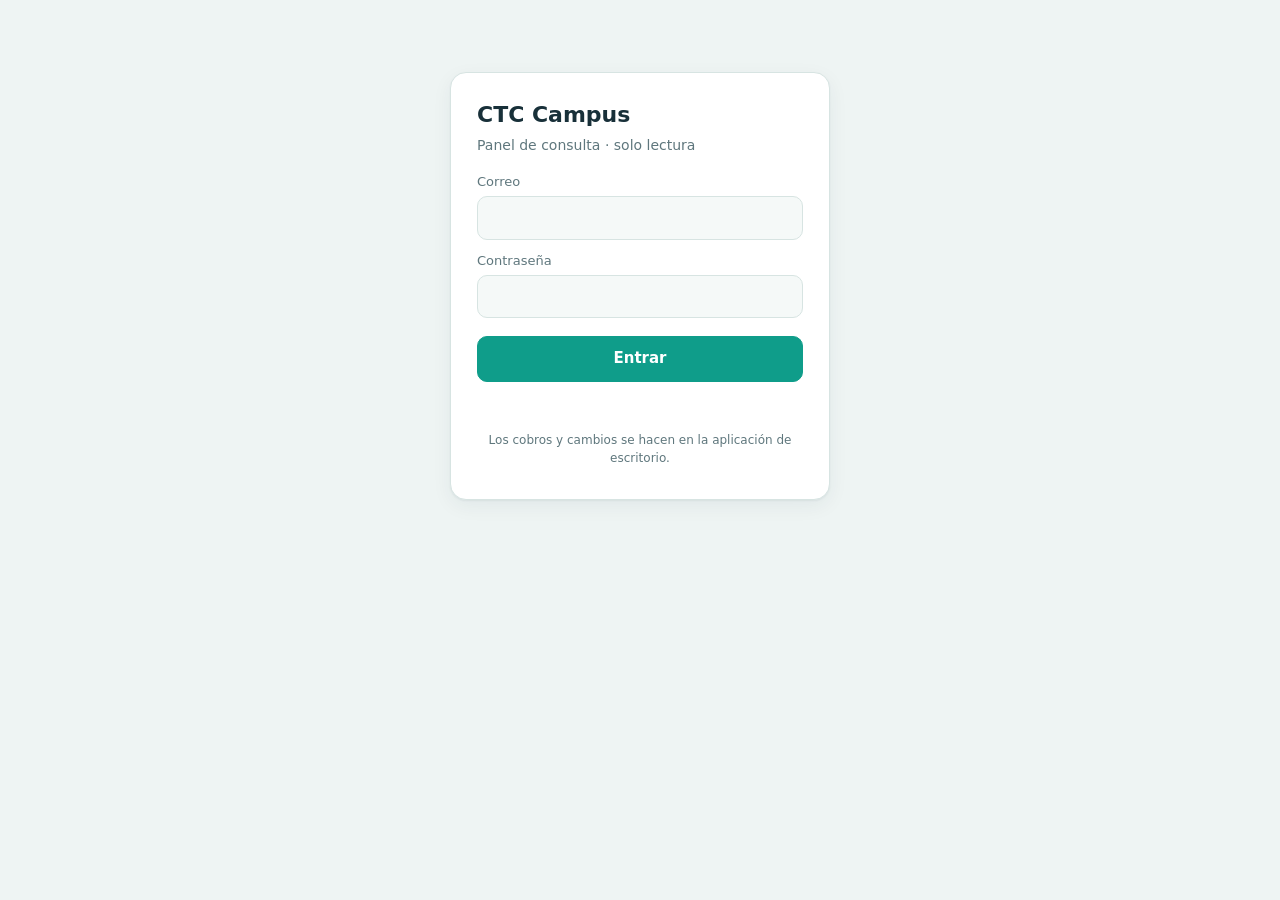
<file: backend/app/panel/index.html>
<!doctype html>
<html lang="es">
<head>
<meta charset="utf-8">
<meta name="viewport" content="width=device-width, initial-scale=1">
<meta name="robots" content="noindex">
<title>CTC Campus · Panel</title>
<style>
  :root {
    --bg: #eef4f3; --surface: #ffffff; --surface-2: #f5f9f8; --ink: #183039; --muted: #5f777d;
    --line: #d7e4e2; --brand: #123b43; --accent: #0f9d8a; --accent-soft: #e2f5f2;
    --warn: #b45309; --warn-soft: #fff4e5; --danger: #c0262d; --danger-soft: #fdecec; --ok: #11845b;
    --shadow: 0 1px 2px rgba(18, 59, 67, .06), 0 6px 20px rgba(18, 59, 67, .06);
  }
  @media (prefers-color-scheme: dark) {
    :root {
      --bg: #0b1417; --surface: #121e22; --surface-2: #17262b; --ink: #e3eef0; --muted: #8fa6ab;
      --line: #22363b; --brand: #0d2a30; --accent: #2cc3ab; --accent-soft: #123a36;
      --warn: #f0a44b; --warn-soft: #33260f; --danger: #f07178; --danger-soft: #3a1719; --ok: #45c98f;
      --shadow: none;
    }
  }
  * { box-sizing: border-box; }
  body { margin: 0; background: var(--bg); color: var(--ink); font: 15px/1.45 system-ui, -apple-system, "Segoe UI", Roboto, sans-serif; }
  button, input { font: inherit; }
  header { background: var(--brand); color: #fff; padding: 14px 16px; display: flex; align-items: center; gap: 12px; flex-wrap: wrap; }
  header .brand { font-weight: 700; letter-spacing: .5px; }
  header .brand small { display: block; font-weight: 500; font-size: 12px; color: #9fd9cf; letter-spacing: 1.5px; text-transform: uppercase; }
  header .spacer { flex: 1; }
  header .who { font-size: 13px; color: #cfe7e3; }
  main { max-width: 1100px; margin: 0 auto; padding: 16px; }
  .btn { border: 1px solid var(--line); background: var(--surface); color: var(--ink); border-radius: 10px; padding: 8px 14px; cursor: pointer; }
  .btn.primary { background: var(--accent); border-color: var(--accent); color: #fff; font-weight: 600; }
  header .btn { background: transparent; color: #fff; border-color: rgba(255,255,255,.35); }
  .toolbar { display: flex; gap: 10px; align-items: center; flex-wrap: wrap; margin-bottom: 14px; }
  .toolbar label { font-size: 13px; color: var(--muted); }
  .toolbar input { border: 1px solid var(--line); background: var(--surface); color: var(--ink); border-radius: 10px; padding: 7px 10px; }
  .updated { font-size: 12px; color: var(--muted); margin-left: auto; }
  .kpis { display: grid; grid-template-columns: repeat(auto-fit, minmax(150px, 1fr)); gap: 12px; margin-bottom: 16px; }
  .kpi { background: var(--surface); border-radius: 14px; padding: 14px; box-shadow: var(--shadow); border: 1px solid var(--line); }
  .kpi .label { font-size: 12px; color: var(--muted); text-transform: uppercase; letter-spacing: .6px; }
  .kpi .value { font-size: 26px; font-weight: 700; margin-top: 4px; font-variant-numeric: tabular-nums; }
  .kpi .value.warn { color: var(--warn); } .kpi .value.danger { color: var(--danger); }
  .grid { display: grid; grid-template-columns: minmax(0, 1fr) minmax(0, 1fr); gap: 16px; }
  .grid > *, .kpis > * { min-width: 0; }
  @media (max-width: 820px) { .grid { grid-template-columns: minmax(0, 1fr); } }
  @media (max-width: 560px) {
    main { padding: 12px; }
    header .who, .updated { display: none; }
    .kpis { grid-template-columns: repeat(2, minmax(0, 1fr)); gap: 10px; }
    .kpi .value { font-size: 21px; }
    .card h2 { flex-direction: column; align-items: flex-start; gap: 2px; }
  }
  .card { background: var(--surface); border-radius: 14px; box-shadow: var(--shadow); border: 1px solid var(--line); overflow: hidden; }
  .card h2 { font-size: 15px; margin: 0; padding: 12px 14px; border-bottom: 1px solid var(--line); display: flex; justify-content: space-between; align-items: baseline; gap: 8px; }
  .card h2 span { font-weight: 400; font-size: 12px; color: var(--muted); }
  .card .body { padding: 6px 14px 12px; }
  .full { grid-column: 1 / -1; }
  .row { display: flex; justify-content: space-between; gap: 10px; padding: 9px 0; border-bottom: 1px solid var(--line); }
  .row:last-child { border-bottom: 0; }
  .row .main { min-width: 0; }
  .row .title { font-weight: 600; overflow-wrap: anywhere; }
  .row .sub { font-size: 13px; color: var(--muted); }
  .row .amount { font-weight: 700; white-space: nowrap; font-variant-numeric: tabular-nums; text-align: right; }
  .pill { display: inline-block; font-size: 12px; border-radius: 999px; padding: 1px 8px; margin-left: 4px; }
  .pill.danger { background: var(--danger-soft); color: var(--danger); }
  .pill.warn { background: var(--warn-soft); color: var(--warn); }
  .pill.ok { background: var(--accent-soft); color: var(--ok); }
  .wa { font-size: 13px; color: var(--accent); text-decoration: none; font-weight: 600; }
  .bar { display: grid; grid-template-columns: minmax(90px, 40%) 1fr auto; gap: 10px; align-items: center; padding: 6px 0; font-size: 14px; }
  .bar .track { background: var(--surface-2); border-radius: 6px; height: 10px; overflow: hidden; }
  .bar .fill { background: var(--accent); height: 100%; border-radius: 6px; }
  .bar .amount { font-weight: 600; font-variant-numeric: tabular-nums; }
  .days { display: flex; align-items: flex-end; gap: 4px; height: 140px; padding-top: 10px; overflow-x: auto; }
  .days .day { flex: 1; max-width: 34px; min-width: 14px; height: 100%; display: flex; flex-direction: column; justify-content: flex-end; align-items: center; gap: 4px; }
  .days .col { width: 100%; background: var(--accent); border-radius: 4px 4px 0 0; min-height: 2px; }
  .days .day:hover .col { opacity: .8; }
  .days .num { font-size: 11px; color: var(--muted); font-variant-numeric: tabular-nums; }
  .empty { color: var(--muted); font-size: 14px; padding: 10px 0; }
  .login { max-width: 380px; margin: 8vh auto; background: var(--surface); border-radius: 16px; box-shadow: var(--shadow); border: 1px solid var(--line); padding: 26px; }
  .login h1 { margin: 0 0 4px; font-size: 22px; }
  .login p { margin: 0 0 18px; color: var(--muted); font-size: 14px; }
  .login label { display: block; font-size: 13px; color: var(--muted); margin: 12px 0 4px; }
  .login input { width: 100%; border: 1px solid var(--line); background: var(--surface-2); color: var(--ink); border-radius: 10px; padding: 10px 12px; }
  .login .btn { width: 100%; margin-top: 18px; padding: 11px; }
  .error { color: var(--danger); font-size: 14px; margin-top: 12px; min-height: 20px; }
  .note { font-size: 12px; color: var(--muted); text-align: center; margin: 18px 0 6px; }
  [hidden] { display: none !important; }
</style>
</head>
<body>

<section id="login-view" class="login" hidden>
  <h1>CTC Campus</h1>
  <p>Panel de consulta · solo lectura</p>
  <form id="login-form">
    <label for="email">Correo</label>
    <input id="email" type="email" autocomplete="username" required>
    <label for="password">Contraseña</label>
    <input id="password" type="password" autocomplete="current-password" required>
    <button class="btn primary" type="submit" id="login-button">Entrar</button>
    <div class="error" id="login-error" role="alert"></div>
  </form>
  <div class="note">Los cobros y cambios se hacen en la aplicación de escritorio.</div>
</section>

<div id="app-view" hidden>
  <header>
    <div class="brand">CTC Campus<small>Panel de consulta</small></div>
    <div class="spacer"></div>
    <div class="who" id="who"></div>
    <button class="btn" id="logout">Salir</button>
  </header>
  <main>
    <div class="toolbar">
      <label for="day">Día</label>
      <input type="date" id="day">
      <button class="btn" id="refresh">Actualizar</button>
      <span class="updated" id="updated"></span>
    </div>

    <div class="kpis">
      <div class="kpi"><div class="label">Cobrado del día</div><div class="value" id="k-total">—</div></div>
      <div class="kpi"><div class="label">En efectivo</div><div class="value" id="k-cash">—</div></div>
      <div class="kpi"><div class="label">Comprobantes</div><div class="value" id="k-receipts">—</div></div>
      <div class="kpi"><div class="label">Estudiantes atrasados</div><div class="value danger" id="k-overdue">—</div></div>
      <div class="kpi"><div class="label">Vencen en 7 días</div><div class="value warn" id="k-soon">—</div></div>
      <div class="kpi"><div class="label">Cobrado en el mes</div><div class="value" id="k-month">—</div></div>
    </div>

    <div class="grid">
      <section class="card full">
        <h2>Cobros próximos y atrasados <span id="upcoming-count"></span></h2>
        <div class="body" id="upcoming"></div>
      </section>

      <section class="card">
        <h2>Cobrado por concepto <span id="concept-day"></span></h2>
        <div class="body" id="concepts"></div>
      </section>

      <section class="card">
        <h2>Cajas del día</h2>
        <div class="body" id="registers"></div>
      </section>

      <section class="card full">
        <h2>Cobros por día en el mes <span id="month-label"></span></h2>
        <div class="body" id="month"></div>
      </section>

      <section class="card full" id="audit-card" hidden>
        <h2>Actividad reciente <span>bitácora</span></h2>
        <div class="body" id="audit"></div>
      </section>
    </div>
    <div class="note">Se actualiza solo cada minuto · hora de El Salvador</div>
  </main>
</div>

<script>
"use strict";
// Panel de solo lectura: usa la misma API y los mismos permisos que la app
// de escritorio. El token se guarda solo durante la pestaña (sessionStorage).
const TOKEN_KEY = "ctc-panel-token";
const USER_KEY = "ctc-panel-user";
const $ = (id) => document.getElementById(id);
const money = (n) => "$" + Number(n || 0).toLocaleString("en-US", { minimumFractionDigits: 2, maximumFractionDigits: 2 });
const fmtDate = (iso) => { if (!iso) return "—"; const [y, m, d] = String(iso).slice(0, 10).split("-"); return `${d}/${m}/${y}`; };
const todayLocal = () => {
  // Fecha de El Salvador (UTC-6, sin horario de verano), no la del navegador.
  const now = new Date(Date.now() - 6 * 3600 * 1000);
  return now.toISOString().slice(0, 10);
};
let refreshTimer = null;

function el(tag, attrs = {}, ...children) {
  const node = document.createElement(tag);
  for (const [key, value] of Object.entries(attrs)) {
    if (key === "class") node.className = value;
    else if (key === "text") node.textContent = value;
    else node.setAttribute(key, value);
  }
  for (const child of children) if (child != null) node.append(child);
  return node;
}

function storage(action, key, value) {
  try {
    if (action === "get") return sessionStorage.getItem(key);
    if (action === "set") sessionStorage.setItem(key, value);
    if (action === "remove") sessionStorage.removeItem(key);
  } catch (_) { /* navegación privada o almacenamiento bloqueado */ }
  return null;
}

async function api(path, options = {}) {
  const headers = { "Content-Type": "application/json" };
  const token = storage("get", TOKEN_KEY);
  if (token) headers.Authorization = `Bearer ${token}`;
  const response = await fetch(path, { ...options, headers });
  if (response.status === 401) { logout(); throw new Error("Tu sesión expiró. Vuelve a entrar."); }
  const data = response.headers.get("content-type")?.includes("json") ? await response.json() : null;
  if (!response.ok) {
    const error = new Error((data && data.detail) || `Error ${response.status}`);
    error.status = response.status;
    throw error;
  }
  return data;
}

// ------------------------------------------------------------ sesión

$("login-form").addEventListener("submit", async (event) => {
  event.preventDefault();
  $("login-error").textContent = "";
  $("login-button").disabled = true;
  $("login-button").textContent = "Entrando… (el servidor puede tardar si estaba dormido)";
  try {
    const data = await api("/auth/login", {
      method: "POST",
      body: JSON.stringify({ email: $("email").value.trim(), password: $("password").value }),
    });
    if (data.must_change_password) {
      throw new Error("Tu contraseña es temporal: cámbiala primero en la aplicación de escritorio.");
    }
    storage("set", TOKEN_KEY, data.access_token);
    storage("set", USER_KEY, JSON.stringify({ name: data.full_name, role: data.role }));
    showApp();
  } catch (error) {
    $("login-error").textContent = error.message;
  } finally {
    $("login-button").disabled = false;
    $("login-button").textContent = "Entrar";
  }
});

function logout() {
  storage("remove", TOKEN_KEY);
  storage("remove", USER_KEY);
  clearInterval(refreshTimer);
  $("app-view").hidden = true;
  $("login-view").hidden = false;
}
$("logout").addEventListener("click", logout);

function currentUser() {
  try { return JSON.parse(storage("get", USER_KEY) || "{}"); } catch (_) { return {}; }
}
const isAdmin = () => ["ADMIN", "ADMINISTRADOR"].includes(String(currentUser().role || "").toUpperCase());

function showApp() {
  const user = currentUser();
  $("who").textContent = `${user.name || ""} · ${isAdmin() ? "Administrador" : "Cajero"}`;
  $("login-view").hidden = true;
  $("app-view").hidden = false;
  if (!$("day").value) $("day").value = todayLocal();
  $("day").max = todayLocal();
  $("audit-card").hidden = !isAdmin();
  load();
  clearInterval(refreshTimer);
  refreshTimer = setInterval(load, 60000);
}

// ------------------------------------------------------------ datos

async function load() {
  const day = $("day").value || todayLocal();
  const [year, month] = day.split("-");
  $("updated").textContent = "Actualizando…";
  try {
    const [daily, upcoming, monthly, audit] = await Promise.all([
      api(`/cashier/daily?day=${day}`),
      api("/reports/upcoming-payments?days=7"),
      api(`/cashier/monthly?year=${Number(year)}&month=${Number(month)}`),
      isAdmin() ? api("/audit/?limit=12") : Promise.resolve([]),
    ]);
    renderKpis(daily, upcoming, monthly);
    renderUpcoming(upcoming);
    renderConcepts(daily);
    renderRegisters(daily.registers);
    renderMonth(monthly);
    if (isAdmin()) renderAudit(audit);
    $("updated").textContent = "Actualizado " + new Date().toLocaleTimeString("es-SV", { hour: "2-digit", minute: "2-digit" });
  } catch (error) {
    $("updated").textContent = error.message;
  }
}

function renderKpis(daily, upcoming, monthly) {
  const s = daily.summary;
  $("k-total").textContent = money(s.total);
  $("k-cash").textContent = money(s.cash_total);
  $("k-receipts").textContent = s.receipts;
  $("k-overdue").textContent = upcoming.filter((r) => r.is_overdue).length;
  $("k-soon").textContent = upcoming.filter((r) => !r.is_overdue).length;
  $("k-month").textContent = money(monthly.total_cobrado_mes);
}

function renderUpcoming(rows) {
  const box = $("upcoming");
  box.replaceChildren();
  $("upcoming-count").textContent = rows.length ? `${rows.length} estudiante(s)` : "";
  if (!rows.length) { box.append(el("div", { class: "empty", text: "Nadie atrasado ni por vencer en los próximos 7 días." })); return; }
  for (const r of rows) {
    const days = Number(r.days_remaining);
    const status = r.is_overdue
      ? el("span", { class: "pill danger", text: `atrasado ${Math.abs(days)} día(s)` })
      : el("span", { class: "pill warn", text: days === 0 ? "vence hoy" : `en ${days} día(s)` });
    const sub = el("div", { class: "sub", text: `${r.diploma_name} · vence ${fmtDate(r.due_date)}` +
      (r.overdue_installments ? ` · ${r.overdue_installments} cuota(s) vencida(s)` : "") +
      (r.reminder_sent ? " · aviso enviado" : "") });
    const right = el("div", { class: "amount" }, money(r.amount_owed));
    if (r.whatsapp_url) {
      right.append(el("br"), el("a", { class: "wa", href: r.whatsapp_url, target: "_blank", rel: "noopener", text: "WhatsApp" }));
    }
    box.append(el("div", { class: "row" },
      el("div", { class: "main" }, el("div", { class: "title" }, r.student_name, status), sub),
      right));
  }
}

function renderConcepts(daily) {
  const box = $("concepts");
  box.replaceChildren();
  $("concept-day").textContent = fmtDate(daily.date);
  const items = daily.summary.by_concept;
  if (!items.length) { box.append(el("div", { class: "empty", text: "Sin cobros este día." })); return; }
  const max = Math.max(...items.map((i) => Number(i.amount)));
  for (const item of items) {
    const fill = el("div", { class: "fill" });
    fill.style.width = `${(Number(item.amount) / max) * 100}%`;
    box.append(el("div", { class: "bar" },
      el("div", { text: item.concept }), el("div", { class: "track" }, fill), el("div", { class: "amount", text: money(item.amount) })));
  }
  for (const method of daily.summary.by_method) {
    box.append(el("div", { class: "row" }, el("div", { class: "sub", text: method.method }), el("div", { class: "amount", text: money(method.amount) })));
  }
}

function renderRegisters(registers) {
  const box = $("registers");
  box.replaceChildren();
  if (!registers.length) { box.append(el("div", { class: "empty", text: "No se abrieron cajas este día." })); return; }
  for (const r of registers) {
    const diff = Number(r.difference);
    const pill = r.is_open
      ? el("span", { class: "pill warn", text: "abierta" })
      : diff === 0 ? el("span", { class: "pill ok", text: "cuadrada" })
      : el("span", { class: "pill danger", text: diff > 0 ? `sobrante ${money(diff)}` : `faltante ${money(-diff)}` });
    const sub = r.is_open
      ? `Abrió ${r.opened_at} · fondo ${money(r.initial_amount)}`
      : `${r.opened_at} – ${r.closed_at}` + (r.audit_explanation ? ` · ${r.audit_explanation}` : "");
    box.append(el("div", { class: "row" },
      el("div", { class: "main" }, el("div", { class: "title" }, `Caja #${r.id} · ${r.cashier_name}`, pill), el("div", { class: "sub", text: sub })),
      el("div", { class: "amount", text: r.is_open ? "" : money(r.physical_amount) })));
  }
}

function renderMonth(monthly) {
  const box = $("month");
  box.replaceChildren();
  $("month-label").textContent = `${monthly.periodo} · ${money(monthly.total_cobrado_mes)} · ${monthly.cajas_cerradas} caja(s) cerrada(s)` +
    (Number(monthly.total_descuadres_mes) ? ` · descuadres ${money(monthly.total_descuadres_mes)}` : "");
  if (!monthly.by_day.length) { box.append(el("div", { class: "empty", text: "Sin cobros este mes." })); return; }
  const max = Math.max(...monthly.by_day.map((d) => Number(d.total)));
  const chart = el("div", { class: "days", role: "img", "aria-label": "Cobros por día del mes" });
  for (const d of monthly.by_day) {
    const col = el("div", { class: "col" });
    // La columna ocupa el alto disponible menos el número del día.
    col.style.height = `calc((100% - 18px) * ${Number(d.total) / max})`;
    chart.append(el("div", { class: "day", title: `${fmtDate(d.date)}: ${money(d.total)} (efectivo ${money(d.cash)})` },
      col, el("div", { class: "num", text: String(d.date).slice(8, 10) })));
  }
  box.append(chart);
}

const ACTIONS = {
  INICIO_SESION: "Inicio de sesión", COBRO: "Cobro", INSCRIPCION: "Matrícula", ANULACION_PAGO: "Anulación de pago",
  ANULACION_INSCRIPCION: "Anulación de inscripción", APERTURA_CAJA: "Apertura de caja", CIERRE_CAJA: "Cierre de caja",
  CAMBIO_CONFIGURACION: "Cambio de configuración", CREACION_CAJERO: "Nuevo cajero", REGISTRO_ESTUDIANTE: "Nuevo estudiante",
  BLOQUEO_USUARIO: "Usuario bloqueado", CAMBIO_CONTRASENA: "Cambio de contraseña",
};

function renderAudit(rows) {
  const box = $("audit");
  box.replaceChildren();
  if (!rows.length) { box.append(el("div", { class: "empty", text: "Sin actividad registrada." })); return; }
  for (const r of rows) {
    box.append(el("div", { class: "row" },
      el("div", { class: "main" },
        el("div", { class: "title", text: `${ACTIONS[r.action] || r.action} · ${r.user_name}` }),
        el("div", { class: "sub", text: r.detail || "" })),
      el("div", { class: "sub", text: r.created_at })));
  }
}

$("refresh").addEventListener("click", load);
$("day").addEventListener("change", load);

if (storage("get", TOKEN_KEY)) showApp(); else $("login-view").hidden = false;
</script>
</body>
</html>
</file>
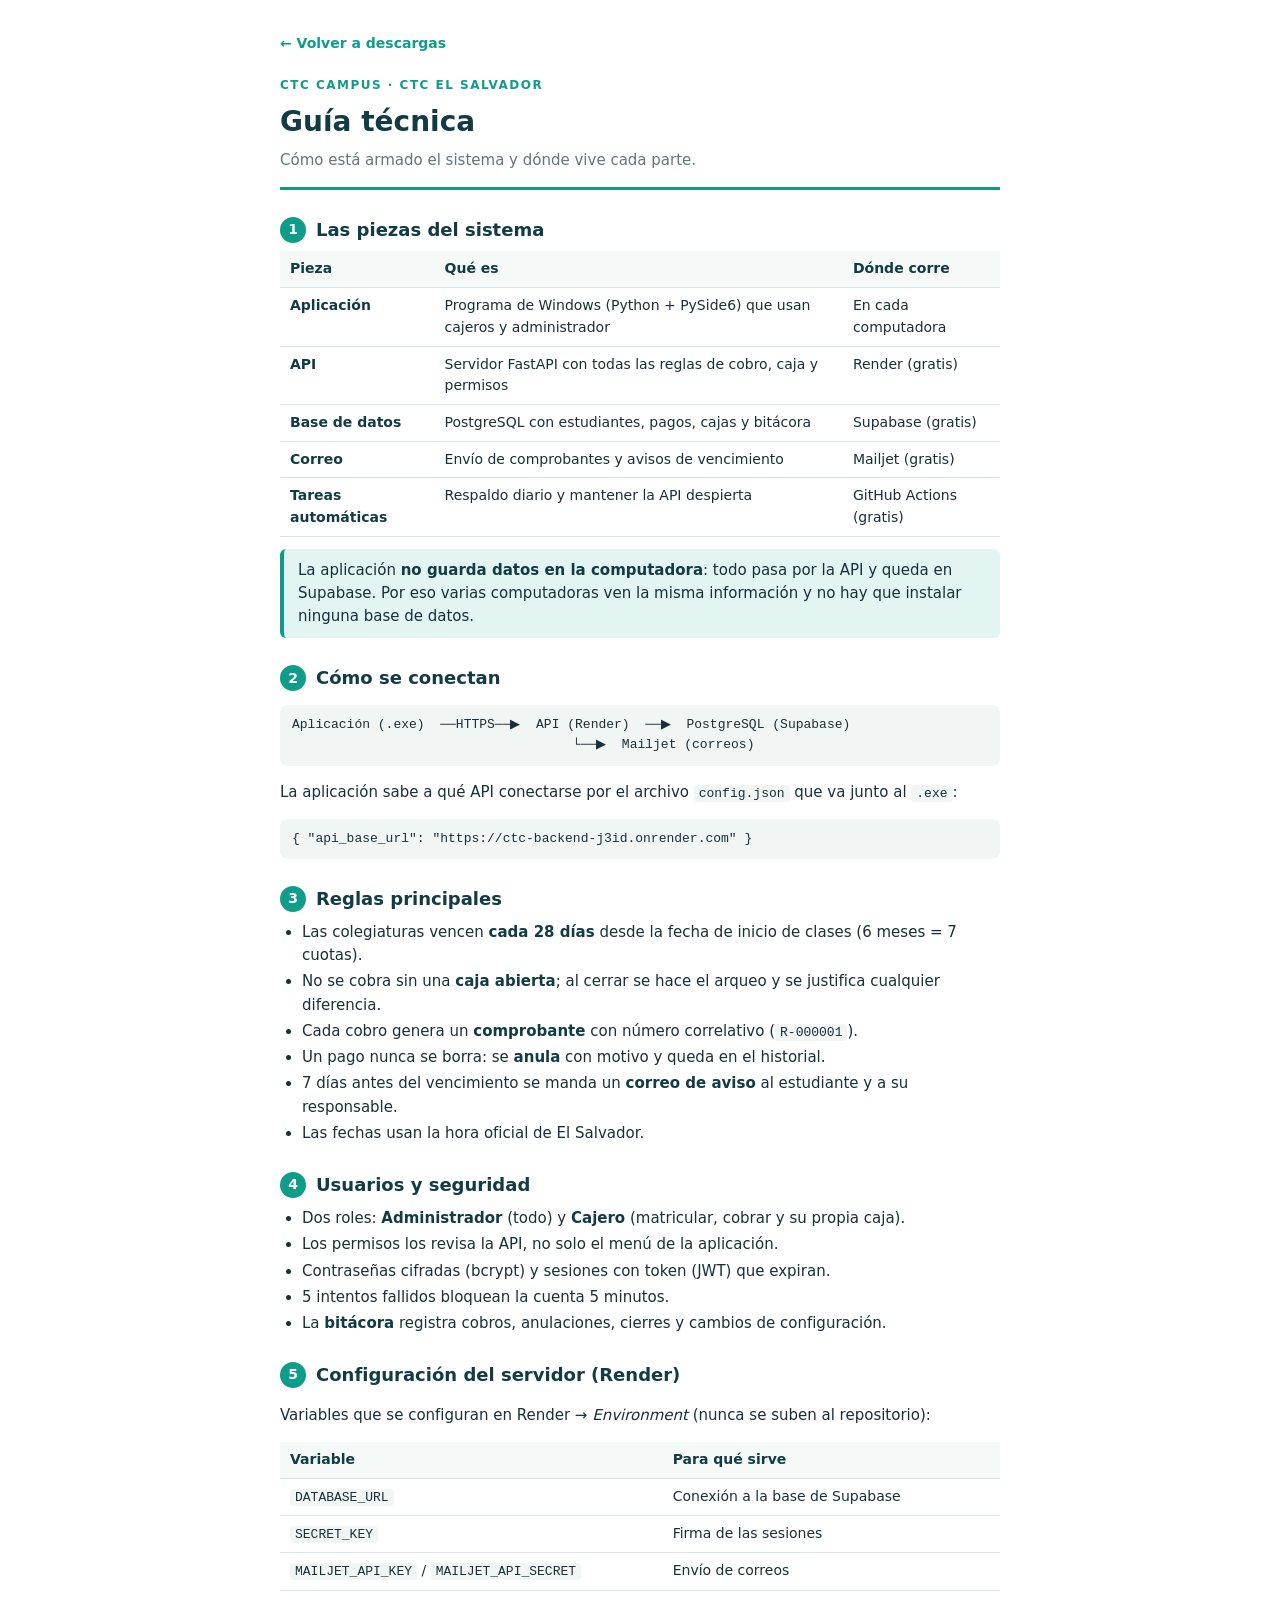
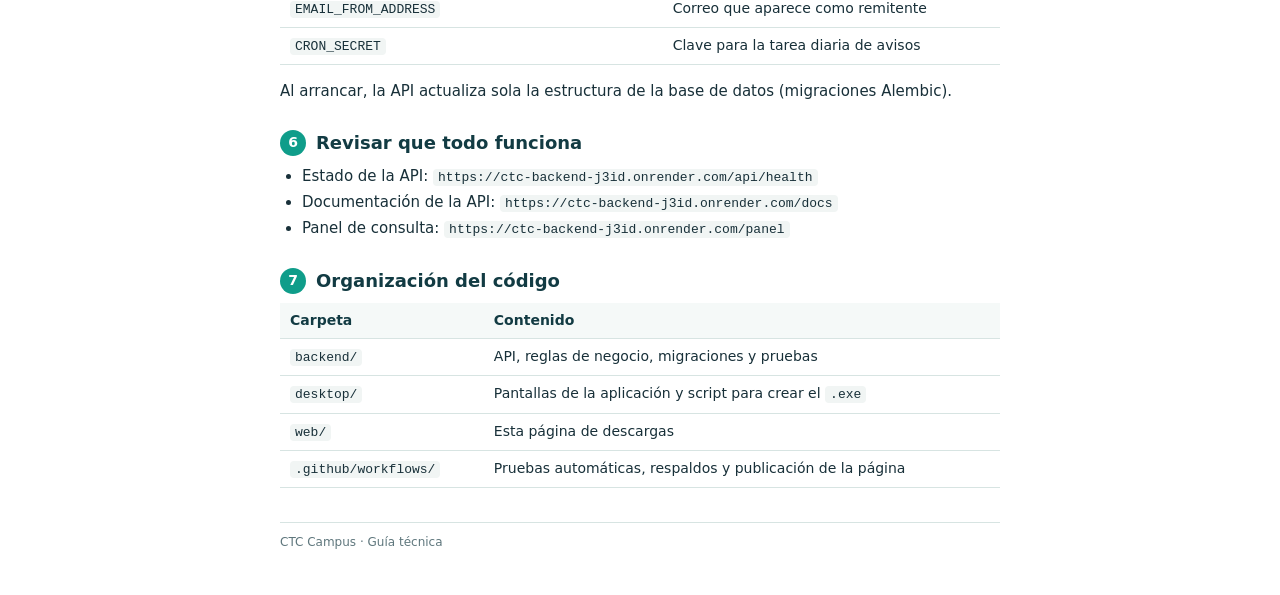
<file: web/guias/manual-tecnico.html>
<!doctype html>
<html lang="es">
<head>
<meta charset="utf-8">
<meta name="viewport" content="width=device-width, initial-scale=1">
<title>Guía técnica · CTC Campus</title>
<link rel="icon" href="../favicon.ico" sizes="any">
<link rel="icon" type="image/png" href="../icon-256.png">
<link rel="stylesheet" href="guia.css">
</head>
<body>
<main>
  <a class="volver" href="../index.html">← Volver a descargas</a>
  <div class="portada">
    <small>CTC Campus · CTC El Salvador</small>
    <h1>Guía técnica</h1>
    <p>Cómo está armado el sistema y dónde vive cada parte.</p>
  </div>

  <h2><span class="n">1</span>Las piezas del sistema</h2>
  <table>
    <tr><th>Pieza</th><th>Qué es</th><th>Dónde corre</th></tr>
    <tr><td><b>Aplicación</b></td><td>Programa de Windows (Python + PySide6) que usan cajeros y administrador</td><td>En cada computadora</td></tr>
    <tr><td><b>API</b></td><td>Servidor FastAPI con todas las reglas de cobro, caja y permisos</td><td>Render (gratis)</td></tr>
    <tr><td><b>Base de datos</b></td><td>PostgreSQL con estudiantes, pagos, cajas y bitácora</td><td>Supabase (gratis)</td></tr>
    <tr><td><b>Correo</b></td><td>Envío de comprobantes y avisos de vencimiento</td><td>Mailjet (gratis)</td></tr>
    <tr><td><b>Tareas automáticas</b></td><td>Respaldo diario y mantener la API despierta</td><td>GitHub Actions (gratis)</td></tr>
  </table>
  <div class="nota">La aplicación <b>no guarda datos en la computadora</b>: todo pasa por la API y queda en Supabase.
    Por eso varias computadoras ven la misma información y no hay que instalar ninguna base de datos.</div>

  <h2><span class="n">2</span>Cómo se conectan</h2>
  <pre>Aplicación (.exe)  ──HTTPS──▶  API (Render)  ──▶  PostgreSQL (Supabase)
                                    └──▶  Mailjet (correos)</pre>
  <p>La aplicación sabe a qué API conectarse por el archivo <code>config.json</code> que va junto al <code>.exe</code>:</p>
  <pre>{ "api_base_url": "https://ctc-backend-j3id.onrender.com" }</pre>

  <h2><span class="n">3</span>Reglas principales</h2>
  <ul>
    <li>Las colegiaturas vencen <b>cada 28 días</b> desde la fecha de inicio de clases (6 meses = 7 cuotas).</li>
    <li>No se cobra sin una <b>caja abierta</b>; al cerrar se hace el arqueo y se justifica cualquier diferencia.</li>
    <li>Cada cobro genera un <b>comprobante</b> con número correlativo (<code>R-000001</code>).</li>
    <li>Un pago nunca se borra: se <b>anula</b> con motivo y queda en el historial.</li>
    <li>7 días antes del vencimiento se manda un <b>correo de aviso</b> al estudiante y a su responsable.</li>
    <li>Las fechas usan la hora oficial de El Salvador.</li>
  </ul>

  <h2><span class="n">4</span>Usuarios y seguridad</h2>
  <ul>
    <li>Dos roles: <b>Administrador</b> (todo) y <b>Cajero</b> (matricular, cobrar y su propia caja).</li>
    <li>Los permisos los revisa la API, no solo el menú de la aplicación.</li>
    <li>Contraseñas cifradas (bcrypt) y sesiones con token (JWT) que expiran.</li>
    <li>5 intentos fallidos bloquean la cuenta 5 minutos.</li>
    <li>La <b>bitácora</b> registra cobros, anulaciones, cierres y cambios de configuración.</li>
  </ul>

  <h2><span class="n">5</span>Configuración del servidor (Render)</h2>
  <p>Variables que se configuran en Render → <i>Environment</i> (nunca se suben al repositorio):</p>
  <table>
    <tr><th>Variable</th><th>Para qué sirve</th></tr>
    <tr><td><code>DATABASE_URL</code></td><td>Conexión a la base de Supabase</td></tr>
    <tr><td><code>SECRET_KEY</code></td><td>Firma de las sesiones</td></tr>
    <tr><td><code>MAILJET_API_KEY</code> / <code>MAILJET_API_SECRET</code></td><td>Envío de correos</td></tr>
    <tr><td><code>EMAIL_FROM_ADDRESS</code></td><td>Correo que aparece como remitente</td></tr>
    <tr><td><code>CRON_SECRET</code></td><td>Clave para la tarea diaria de avisos</td></tr>
  </table>
  <p>Al arrancar, la API actualiza sola la estructura de la base de datos (migraciones Alembic).</p>

  <h2><span class="n">6</span>Revisar que todo funciona</h2>
  <ul>
    <li>Estado de la API: <code>https://ctc-backend-j3id.onrender.com/api/health</code></li>
    <li>Documentación de la API: <code>https://ctc-backend-j3id.onrender.com/docs</code></li>
    <li>Panel de consulta: <code>https://ctc-backend-j3id.onrender.com/panel</code></li>
  </ul>

  <h2><span class="n">7</span>Organización del código</h2>
  <table>
    <tr><th>Carpeta</th><th>Contenido</th></tr>
    <tr><td><code>backend/</code></td><td>API, reglas de negocio, migraciones y pruebas</td></tr>
    <tr><td><code>desktop/</code></td><td>Pantallas de la aplicación y script para crear el <code>.exe</code></td></tr>
    <tr><td><code>web/</code></td><td>Esta página de descargas</td></tr>
    <tr><td><code>.github/workflows/</code></td><td>Pruebas automáticas, respaldos y publicación de la página</td></tr>
  </table>

  <div class="pie">CTC Campus · Guía técnica</div>
</main>
</body>
</html>
</file>
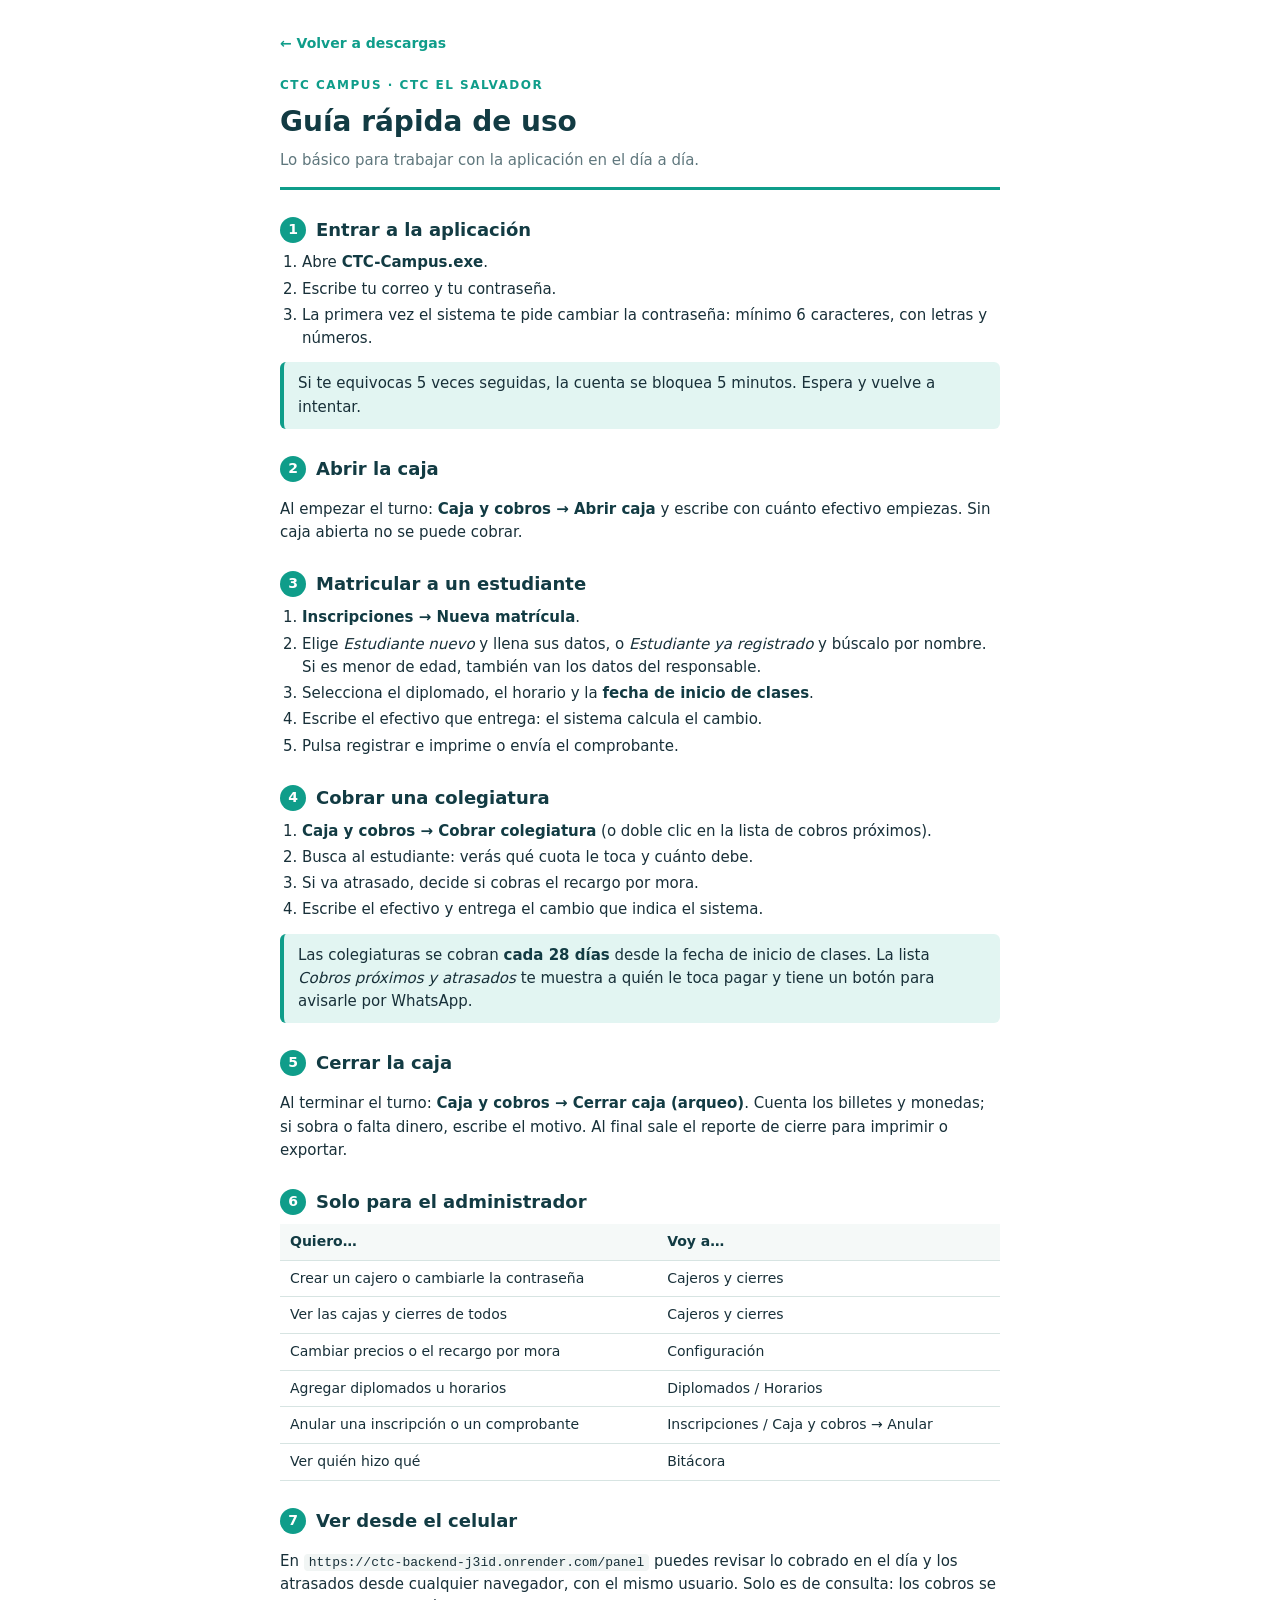
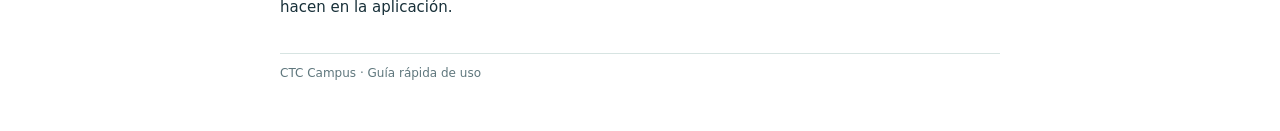
<file: web/guias/manual-usuario.html>
<!doctype html>
<html lang="es">
<head>
<meta charset="utf-8">
<meta name="viewport" content="width=device-width, initial-scale=1">
<title>Guía rápida de uso · CTC Campus</title>
<link rel="icon" href="../favicon.ico" sizes="any">
<link rel="icon" type="image/png" href="../icon-256.png">
<link rel="stylesheet" href="guia.css">
</head>
<body>
<main>
  <a class="volver" href="../index.html">← Volver a descargas</a>
  <div class="portada">
    <small>CTC Campus · CTC El Salvador</small>
    <h1>Guía rápida de uso</h1>
    <p>Lo básico para trabajar con la aplicación en el día a día.</p>
  </div>

  <h2><span class="n">1</span>Entrar a la aplicación</h2>
  <ol>
    <li>Abre <b>CTC-Campus.exe</b>.</li>
    <li>Escribe tu correo y tu contraseña.</li>
    <li>La primera vez el sistema te pide cambiar la contraseña: mínimo 6 caracteres, con letras y números.</li>
  </ol>
  <div class="nota">Si te equivocas 5 veces seguidas, la cuenta se bloquea 5 minutos. Espera y vuelve a intentar.</div>

  <h2><span class="n">2</span>Abrir la caja</h2>
  <p>Al empezar el turno: <b>Caja y cobros → Abrir caja</b> y escribe con cuánto efectivo empiezas.
     Sin caja abierta no se puede cobrar.</p>

  <h2><span class="n">3</span>Matricular a un estudiante</h2>
  <ol>
    <li><b>Inscripciones → Nueva matrícula</b>.</li>
    <li>Elige <i>Estudiante nuevo</i> y llena sus datos, o <i>Estudiante ya registrado</i> y búscalo por nombre.
        Si es menor de edad, también van los datos del responsable.</li>
    <li>Selecciona el diplomado, el horario y la <b>fecha de inicio de clases</b>.</li>
    <li>Escribe el efectivo que entrega: el sistema calcula el cambio.</li>
    <li>Pulsa registrar e imprime o envía el comprobante.</li>
  </ol>

  <h2><span class="n">4</span>Cobrar una colegiatura</h2>
  <ol>
    <li><b>Caja y cobros → Cobrar colegiatura</b> (o doble clic en la lista de cobros próximos).</li>
    <li>Busca al estudiante: verás qué cuota le toca y cuánto debe.</li>
    <li>Si va atrasado, decide si cobras el recargo por mora.</li>
    <li>Escribe el efectivo y entrega el cambio que indica el sistema.</li>
  </ol>
  <div class="nota">Las colegiaturas se cobran <b>cada 28 días</b> desde la fecha de inicio de clases.
    La lista <i>Cobros próximos y atrasados</i> te muestra a quién le toca pagar y tiene un botón para avisarle por WhatsApp.</div>

  <h2><span class="n">5</span>Cerrar la caja</h2>
  <p>Al terminar el turno: <b>Caja y cobros → Cerrar caja (arqueo)</b>. Cuenta los billetes y monedas;
     si sobra o falta dinero, escribe el motivo. Al final sale el reporte de cierre para imprimir o exportar.</p>

  <h2><span class="n">6</span>Solo para el administrador</h2>
  <table>
    <tr><th>Quiero…</th><th>Voy a…</th></tr>
    <tr><td>Crear un cajero o cambiarle la contraseña</td><td>Cajeros y cierres</td></tr>
    <tr><td>Ver las cajas y cierres de todos</td><td>Cajeros y cierres</td></tr>
    <tr><td>Cambiar precios o el recargo por mora</td><td>Configuración</td></tr>
    <tr><td>Agregar diplomados u horarios</td><td>Diplomados / Horarios</td></tr>
    <tr><td>Anular una inscripción o un comprobante</td><td>Inscripciones / Caja y cobros → Anular</td></tr>
    <tr><td>Ver quién hizo qué</td><td>Bitácora</td></tr>
  </table>

  <h2><span class="n">7</span>Ver desde el celular</h2>
  <p>En <code>https://ctc-backend-j3id.onrender.com/panel</code> puedes revisar lo cobrado en el día y los
     atrasados desde cualquier navegador, con el mismo usuario. Solo es de consulta: los cobros se hacen en la aplicación.</p>

  <div class="pie">CTC Campus · Guía rápida de uso</div>
</main>
</body>
</html>
</file>
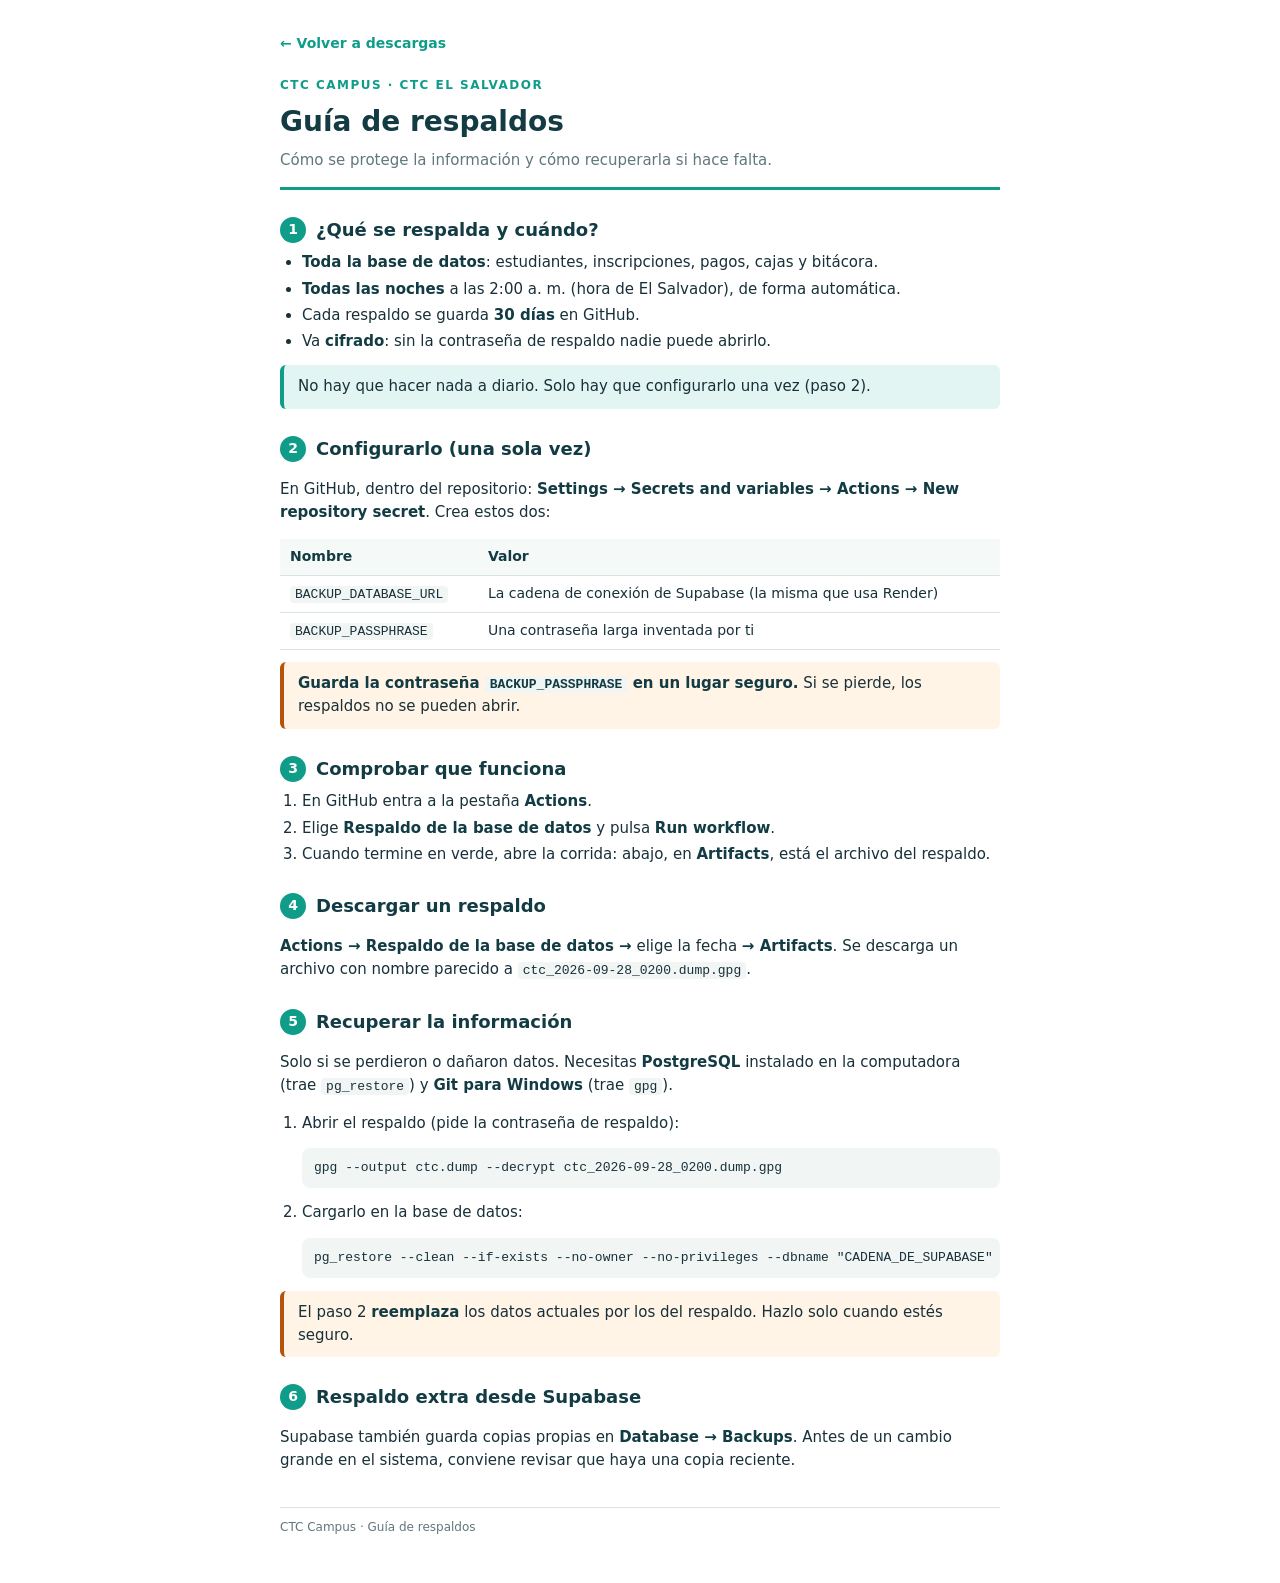
<file: web/guias/respaldos.html>
<!doctype html>
<html lang="es">
<head>
<meta charset="utf-8">
<meta name="viewport" content="width=device-width, initial-scale=1">
<title>Guía de respaldos · CTC Campus</title>
<link rel="icon" href="../favicon.ico" sizes="any">
<link rel="icon" type="image/png" href="../icon-256.png">
<link rel="stylesheet" href="guia.css">
</head>
<body>
<main>
  <a class="volver" href="../index.html">← Volver a descargas</a>
  <div class="portada">
    <small>CTC Campus · CTC El Salvador</small>
    <h1>Guía de respaldos</h1>
    <p>Cómo se protege la información y cómo recuperarla si hace falta.</p>
  </div>

  <h2><span class="n">1</span>¿Qué se respalda y cuándo?</h2>
  <ul>
    <li><b>Toda la base de datos</b>: estudiantes, inscripciones, pagos, cajas y bitácora.</li>
    <li><b>Todas las noches</b> a las 2:00 a. m. (hora de El Salvador), de forma automática.</li>
    <li>Cada respaldo se guarda <b>30 días</b> en GitHub.</li>
    <li>Va <b>cifrado</b>: sin la contraseña de respaldo nadie puede abrirlo.</li>
  </ul>
  <div class="nota">No hay que hacer nada a diario. Solo hay que configurarlo una vez (paso 2).</div>

  <h2><span class="n">2</span>Configurarlo (una sola vez)</h2>
  <p>En GitHub, dentro del repositorio: <b>Settings → Secrets and variables → Actions → New repository secret</b>. Crea estos dos:</p>
  <table>
    <tr><th>Nombre</th><th>Valor</th></tr>
    <tr><td><code>BACKUP_DATABASE_URL</code></td><td>La cadena de conexión de Supabase (la misma que usa Render)</td></tr>
    <tr><td><code>BACKUP_PASSPHRASE</code></td><td>Una contraseña larga inventada por ti</td></tr>
  </table>
  <div class="alerta"><b>Guarda la contraseña <code>BACKUP_PASSPHRASE</code> en un lugar seguro.</b>
    Si se pierde, los respaldos no se pueden abrir.</div>

  <h2><span class="n">3</span>Comprobar que funciona</h2>
  <ol>
    <li>En GitHub entra a la pestaña <b>Actions</b>.</li>
    <li>Elige <b>Respaldo de la base de datos</b> y pulsa <b>Run workflow</b>.</li>
    <li>Cuando termine en verde, abre la corrida: abajo, en <b>Artifacts</b>, está el archivo del respaldo.</li>
  </ol>

  <h2><span class="n">4</span>Descargar un respaldo</h2>
  <p><b>Actions → Respaldo de la base de datos →</b> elige la fecha <b>→ Artifacts</b>.
     Se descarga un archivo con nombre parecido a <code>ctc_2026-09-28_0200.dump.gpg</code>.</p>

  <h2><span class="n">5</span>Recuperar la información</h2>
  <p>Solo si se perdieron o dañaron datos. Necesitas <b>PostgreSQL</b> instalado en la computadora
     (trae <code>pg_restore</code>) y <b>Git para Windows</b> (trae <code>gpg</code>).</p>
  <ol>
    <li>Abrir el respaldo (pide la contraseña de respaldo):
      <pre>gpg --output ctc.dump --decrypt ctc_2026-09-28_0200.dump.gpg</pre></li>
    <li>Cargarlo en la base de datos:
      <pre>pg_restore --clean --if-exists --no-owner --no-privileges --dbname "CADENA_DE_SUPABASE" ctc.dump</pre></li>
  </ol>
  <div class="alerta">El paso 2 <b>reemplaza</b> los datos actuales por los del respaldo. Hazlo solo cuando estés seguro.</div>

  <h2><span class="n">6</span>Respaldo extra desde Supabase</h2>
  <p>Supabase también guarda copias propias en <b>Database → Backups</b>. Antes de un cambio grande en el sistema,
     conviene revisar que haya una copia reciente.</p>

  <div class="pie">CTC Campus · Guía de respaldos</div>
</main>
</body>
</html>
</file>
<file: web/guias/guia.css>
/* Estilo de las guías descargables (se ven en el navegador y se imprimen a PDF). */
:root { --ink: #183039; --muted: #5f777d; --line: #d7e4e2; --brand: #123b43; --accent: #0f9d8a; --soft: #e2f5f2; --warn: #fff4e5; }
* { box-sizing: border-box; }
body { margin: 0; background: #fff; color: var(--ink); font: 15px/1.55 system-ui, -apple-system, "Segoe UI", Roboto, sans-serif; }
main { max-width: 760px; margin: 0 auto; padding: 32px 20px 48px; }
.portada { border-bottom: 3px solid var(--accent); padding-bottom: 14px; margin-bottom: 22px; }
.portada small { color: var(--accent); font-weight: 700; letter-spacing: 1.5px; text-transform: uppercase; font-size: 12px; }
h1 { margin: 4px 0 6px; font-size: 28px; color: var(--brand); }
.portada p { margin: 0; color: var(--muted); }
h2 { font-size: 18px; color: var(--brand); margin: 26px 0 8px; display: flex; align-items: center; gap: 10px; break-after: avoid; }
h2 .n { background: var(--accent); color: #fff; border-radius: 50%; width: 26px; height: 26px; display: inline-grid; place-items: center; font-size: 14px; flex: none; }
ol, ul { padding-left: 22px; margin: 6px 0; }
li { margin: 3px 0; }
b { color: var(--brand); }
.nota { background: var(--soft); border-left: 4px solid var(--accent); border-radius: 6px; padding: 10px 14px; margin: 12px 0; break-inside: avoid; }
.alerta { background: var(--warn); border-left: 4px solid #b45309; border-radius: 6px; padding: 10px 14px; margin: 12px 0; break-inside: avoid; }
table { width: 100%; border-collapse: collapse; margin: 8px 0; font-size: 14px; break-inside: avoid; }
th, td { text-align: left; padding: 7px 10px; border-bottom: 1px solid var(--line); vertical-align: top; }
th { background: #f5f9f8; color: var(--brand); }
code { background: #f1f5f4; border-radius: 4px; padding: 1px 5px; font-size: 13px; overflow-wrap: anywhere; }
pre { background: #f1f5f4; border-radius: 8px; padding: 10px 12px; overflow-x: auto; font-size: 13px; }
.pie { margin-top: 34px; padding-top: 10px; border-top: 1px solid var(--line); color: var(--muted); font-size: 12px; }
@page { size: Letter; margin: 16mm 14mm; }
.volver { display: inline-block; margin-bottom: 18px; color: var(--accent); text-decoration: none; font-weight: 600; font-size: 14px; }

/* PDF: solo texto, en blanco y negro, sin cajas ni colores. */
@media print {
  body { font: 11pt/1.5 Arial, Helvetica, sans-serif; color: #000; }
  main { padding: 0; max-width: none; }
  .volver { display: none; }
  .portada { border-bottom: 1px solid #000; padding-bottom: 8px; margin-bottom: 14px; }
  .portada small, .portada p { color: #000; letter-spacing: 0; text-transform: none; font-weight: normal; font-size: 10pt; }
  h1 { font-size: 20pt; color: #000; }
  h2 { font-size: 13pt; color: #000; margin: 18px 0 6px; display: block; }
  h2 .n { all: unset; }
  h2 .n::after { content: ". "; }
  b { color: #000; }
  .nota, .alerta { background: none; border: 0; border-radius: 0; padding: 0; margin: 8px 0; }
  .alerta::before { content: "Importante: "; font-weight: bold; }
  table { font-size: 10pt; }
  th { background: none; color: #000; border-bottom: 1px solid #000; }
  th, td { padding: 4px 8px 4px 0; border-bottom: 1px solid #bbb; }
  code { background: none; padding: 0; font: 10pt "Courier New", monospace; }
  pre { background: none; border-radius: 0; padding: 0 0 0 10px; border-left: 2px solid #999; font: 10pt "Courier New", monospace; white-space: pre-wrap; }
  .pie { color: #000; border-top: 1px solid #000; font-size: 9pt; }
}
</file>
